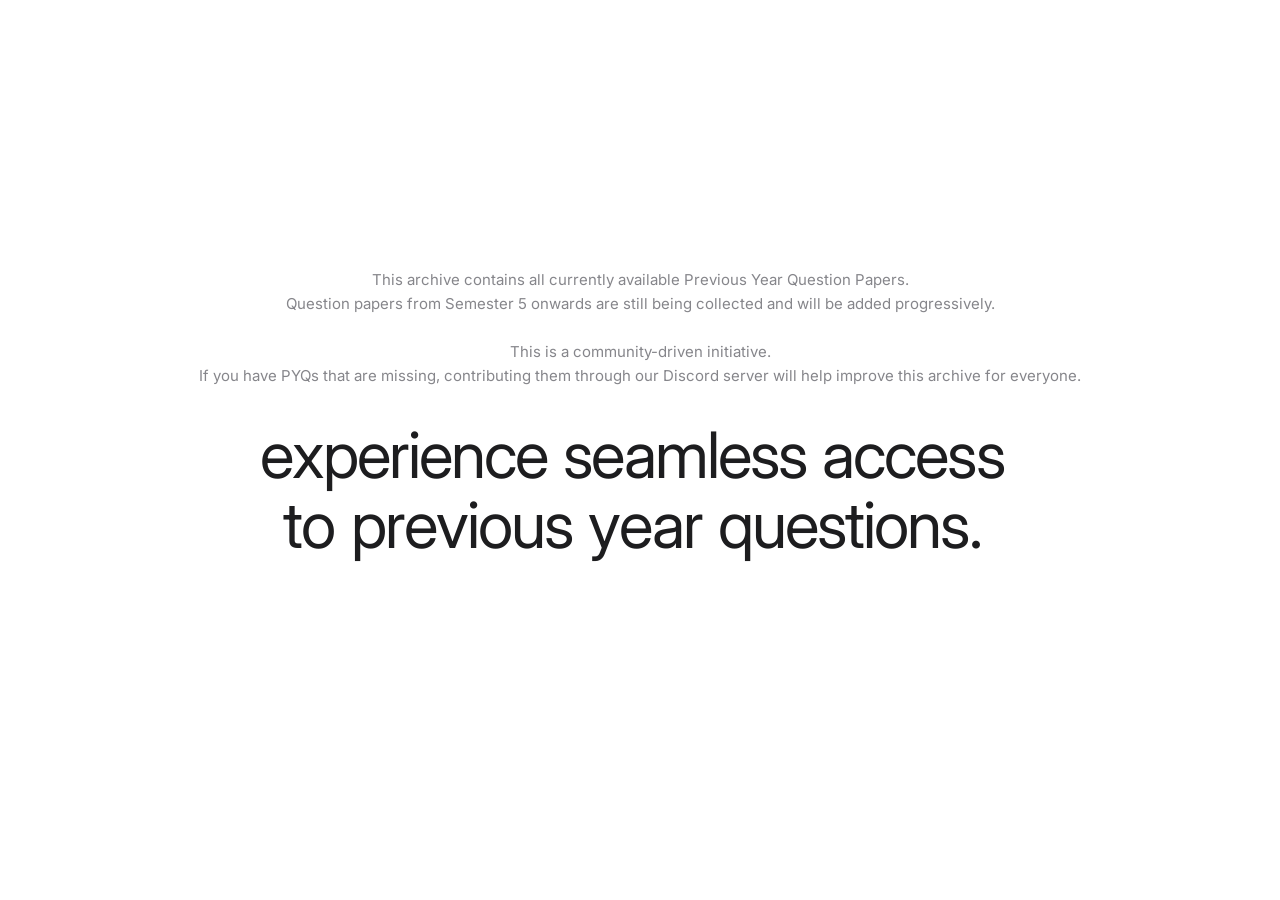
<file: index.html>
<!doctype html>
<html lang="en">

<head>
  <meta charset="UTF-8" />
  <meta name="viewport" content="width=device-width, initial-scale=1.0" />
  <title>College PYQs</title>
  <link rel="stylesheet" href="styles.css" />
  <link rel="preconnect" href="https://fonts.googleapis.com" />
  <link href="https://fonts.googleapis.com/css2?family=Inter:wght@400;500;600;700&display=swap" rel="stylesheet" />
  <script>
    if (sessionStorage.getItem('splashShown')) {
      document.documentElement.classList.add('no-splash');
    }
  </script>
</head>

<body>


  <!-- Splash Screen -->
  <div id="splash" class="splash-screen">
    <div class="splash-content">
      <div id="splashBrand" class="splash-brand hidden">pyqs by pa</div>
      <div id="notice-typewriter" class="splash-notice"></div>
      <h1 class="splash-tagline" id="typewriter"></h1>
      <div class="splash-actions">
        <button id="launchBtn" class="launch-button hidden">
          Study
          <svg class="arrow-icon" viewBox="0 0 24 24" fill="none" stroke="currentColor" stroke-width="2">
            <path d="M5 12h14M12 5l7 7-7 7" />
          </svg>
        </button>
      </div>
    </div>
  </div>

  <div id="app-container" class="site-container hidden">
    <header class="hero-header">
      <div class="brand-container">
        <div class="college-stack">
          <p class="college-name">Indian Institute of Information Technology Sri City, Chittoor</p>
          <p class="college-name native">भारतीय सूचना प्रौद्योगिकी संस्थान श्री सिटी, चित्तूर</p>
          <p class="college-tagline">(An Institute of National Importance under an Act of Parliament)</p>
        </div>
        <div class="header-controls">
          <div id="header-clock" class="digital-clock"></div>
          <a href="calculator.html" class="calculator-link" title="SGPA Calculator">
            <svg class="calc-icon" viewBox="0 0 24 24" fill="none" stroke="currentColor" stroke-width="2">
              <rect x="4" y="2" width="16" height="20" rx="2" ry="2"></rect>
              <line x1="8" y1="6" x2="16" y2="6"></line>
              <line x1="16" y1="14" x2="16" y2="18"></line>
              <path d="M16 10h.01"></path>
              <path d="M12 10h.01"></path>
              <path d="M8 10h.01"></path>
              <path d="M12 14h.01"></path>
              <path d="M8 14h.01"></path>
              <path d="M12 18h.01"></path>
              <path d="M8 18h.01"></path>
            </svg>
          </a>
          <button id="themeToggle" class="theme-toggle" aria-label="Toggle dark mode">
            <svg class="sun-icon" viewBox="0 0 24 24" fill="none" stroke="currentColor" stroke-width="2">
              <circle cx="12" cy="12" r="5" />
              <path
                d="M12 1v2M12 21v2M4.22 4.22l1.42 1.42M18.36 18.36l1.42 1.42M1 12h2M21 12h2M4.22 19.78l1.42-1.42M18.36 5.64l1.42-1.42" />
            </svg>
            <svg class="moon-icon" viewBox="0 0 24 24" fill="none" stroke="currentColor" stroke-width="2">
              <path d="M21 12.79A9 9 0 1 1 11.21 3 7 7 0 0 0 21 12.79z" />
            </svg>
          </button>
        </div>
      </div>
    </header>

    <main>
      <section class="hero">
        <div class="hero-layout">
          <div class="hero-copy">
            <h1>
              ACADEMIC<br>ARCHIVES
              <span class="accent">Past Paper Collection</span>
            </h1>
            <p class="subtext">
              Browse semester-wise papers and open PDFs instantly.
            </p>
          </div>
          <div id="calendar-container" class="calendar-wrapper"></div>
        </div>
        <div class="hero-actions">
          <button class="cta" type="button" id="heroBrowse">SGPA Calculator</button>
          <a href="examschedule.pdf" target="_blank" class="cta secondary" id="viewSchedule">View Schedule</a>
        </div>
      </section>

      <section id="browse" class="browse">
        <div class="section-header">
          <div>
            <h2>Pick your semester.</h2>
          </div>
          <div class="filters">
            <div class="filter">
              <label for="semester">Semester</label>
              <select id="semester">
              </select>
            </div>
            <div class="filter">
              <label for="search">Search</label>
              <input id="search" type="search" placeholder="Subject or code" />
            </div>
          </div>
        </div>
        <div class="pyq-grid" id="pyqGrid"></div>
      </section>
    </main>

    <footer class="footer">
      <p>This website is not officially affiliated with IIIT Sri City and is maintained as a personal initiative. If you
        find it helpful, optional donations are welcome to support maintenance and future updates.</p>
      <div class="footer-actions">
        <a href="https://docs.google.com/forms/d/17HqbLayU2L9KxYmEOpTQJJ0nKTYJ__NhVaVZ29-65Zc/edit" target="_blank"
          rel="noopener noreferrer" class="submit-pyq-button">
          <svg width="20" height="20" viewBox="0 0 24 24" fill="none" stroke="currentColor" stroke-width="2"
            stroke-linecap="round" stroke-linejoin="round">
            <path d="M14 2H6a2 2 0 0 0-2 2v16a2 2 0 0 0 2 2h12a2 2 0 0 0 2-2V8z"></path>
            <polyline points="14 2 14 8 20 8"></polyline>
            <line x1="12" y1="18" x2="12" y2="12"></line>
            <line x1="9" y1="15" x2="15" y2="15"></line>
          </svg>
          Submit PYQ
        </a>
        <a href="https://razorpay.me/@pyqsbypa" target="_blank" rel="noopener noreferrer" class="contribute-button">
          <svg width="20" height="20" viewBox="0 0 24 24" fill="none" stroke="currentColor" stroke-width="2"
            stroke-linecap="round" stroke-linejoin="round">
            <path
              d="M20.84 4.61a5.5 5.5 0 0 0-7.78 0L12 5.67l-1.06-1.06a5.5 5.5 0 0 0-7.78 7.78l1.06 1.06L12 21.23l7.78-7.78 1.06-1.06a5.5 5.5 0 0 0 0-7.78z">
            </path>
          </svg>
          Contribute
        </a>
      </div>

      <div class="recent-submissions">
        <h3 class="submissions-title">Recent Submissions</h3>
        <div class="submissions-list" id="recentSubmissionsList">
          <!-- Dynamically populated from app.js -->
        </div>
      </div>

      <div class="footer-bottom">
        <div class="visitor-stats" id="visitorStats" style="opacity: 0;">
          <span class="visitor-stat">
            <span class="visitor-text">Total Visits Today: <strong id="todayCount">—</strong></span>
          </span>
          <span class="visitor-stat-separator">•</span>
          <span class="visitor-stat">
            <span class="visitor-text">Total Visits All Time: <strong id="alltimeCount">—</strong></span>
          </span>
        </div>
      </div>
    </footer>

  </div>
  <script src="app.js"></script>
</body>

</html>
</file>
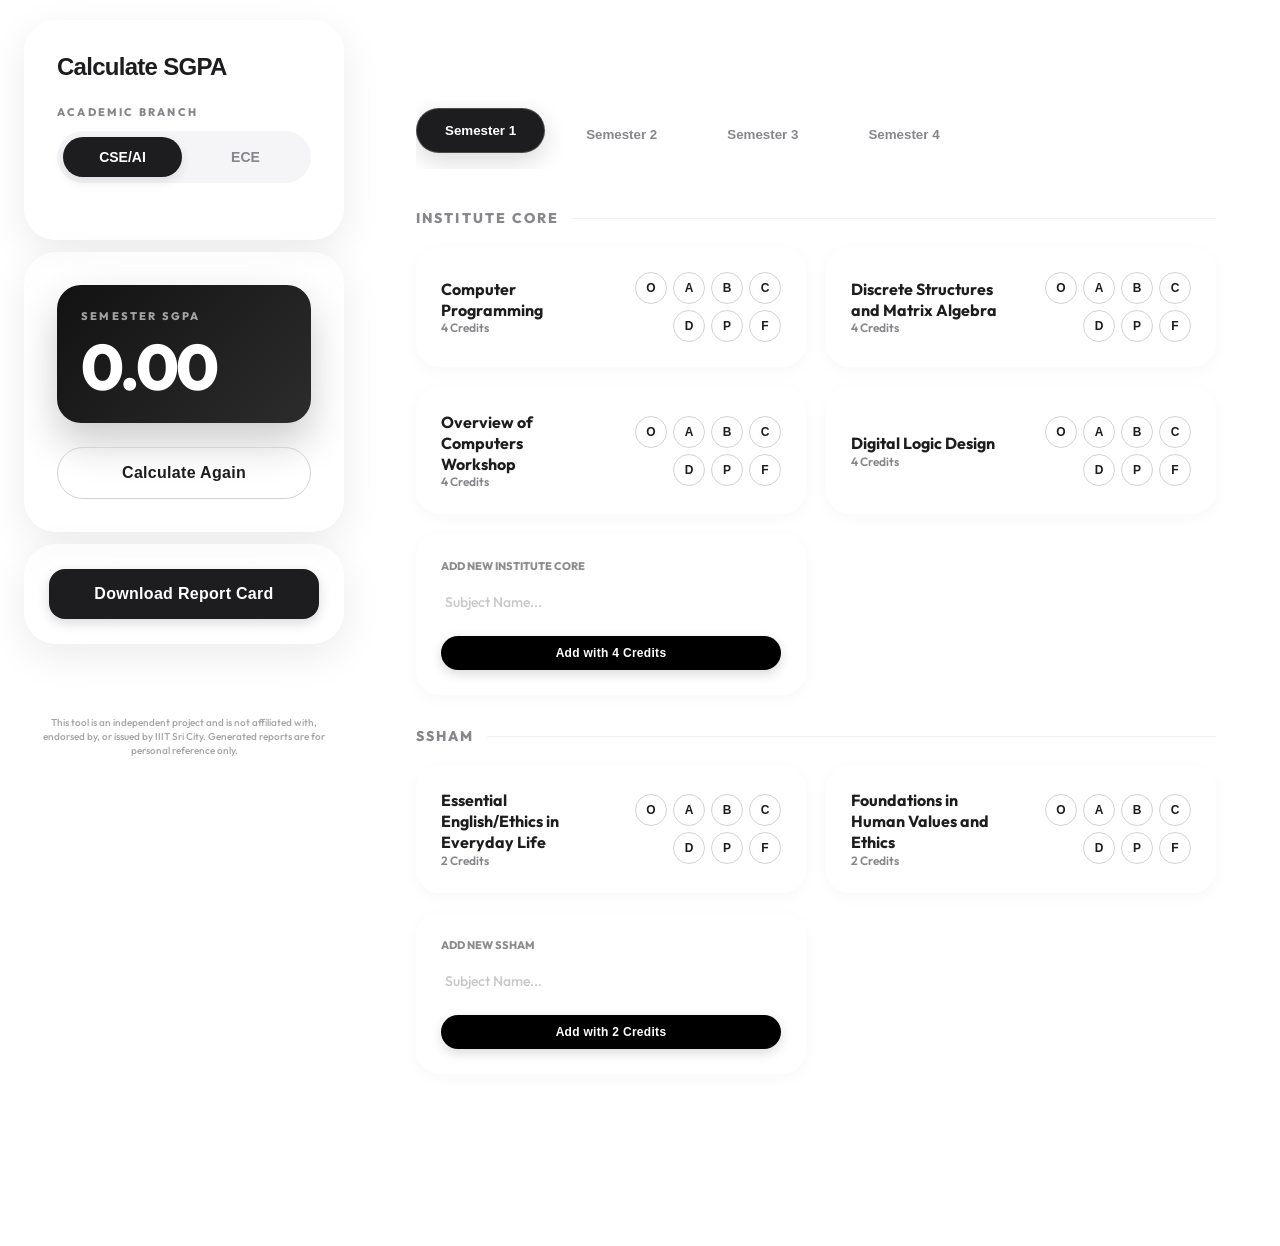
<file: calculator.html>
<!doctype html>
<html lang="en">

<head>
  <meta charset="UTF-8" />
  <meta name="viewport" content="width=device-width, initial-scale=1.0" />
  <title>SGPA CALCULATOR</title>
  <link rel="stylesheet" href="styles.css" />
  <link rel="preconnect" href="https://fonts.googleapis.com" />
  <link href="https://fonts.googleapis.com/css2?family=Outfit:wght@300;400;500;600;700;800&display=swap"
    rel="stylesheet" />
  <style>
    :root {
      --primary-accent: #000;
      --glass-bg: rgba(255, 255, 255, 0.4);
      --glass-border: rgba(255, 255, 255, 0.2);
      --card-radius: 32px;
      --fluid-ease: cubic-bezier(0.16, 1, 0.3, 1);
    }

    body.dark-mode {
      --primary-accent: #fff;
      --glass-bg: rgba(10, 10, 10, 0.4);
      --glass-border: rgba(255, 255, 255, 0.05);
    }

    body {
      font-family: 'Outfit', sans-serif;
      margin: 0;
      min-height: 100vh;
      background: var(--bg);
      color: var(--text);
      transition: background 0.5s ease;
    }

    /* Ambient Background blobs */
    .ambient-blobs {
      position: fixed;
      inset: 0;
      z-index: -1;
      overflow: hidden;
      pointer-events: none;
      display: none;
    }

    body.dark-mode .ambient-blobs {
      display: block;
    }

    .blob {
      position: absolute;
      width: 600px;
      height: 600px;
      border-radius: 50%;
      filter: blur(120px);
      opacity: 0.15;
      animation: float 20s infinite alternate;
    }

    .blob-1 {
      background: #000;
      top: -200px;
      right: -100px;
    }

    .blob-2 {
      background: #555;
      bottom: -200px;
      left: -100px;
      animation-delay: -5s;
    }

    body.dark-mode .blob-1 {
      background: #fff;
    }

    body.dark-mode .blob-2 {
      background: #888;
    }

    @keyframes float {
      from {
        transform: translate(0, 0) rotate(0deg);
      }

      to {
        transform: translate(100px, 50px) rotate(30deg);
      }
    }


    .glass-card {
      background: var(--glass-bg);
      backdrop-filter: blur(40px) saturate(150%);
      border: 1px solid var(--glass-border);
      border-radius: var(--card-radius);
      padding: 32px;
      box-shadow: 0 12px 40px rgba(0, 0, 0, 0.08);
    }

    .brand-header {
      display: flex;
      align-items: center;
      gap: 16px;
      margin-bottom: 8px;
    }

    .brand-logo {
      width: 48px;
      height: 48px;
      background: var(--text);
      border-radius: 12px;
      display: flex;
      align-items: center;
      justify-content: center;
      color: var(--bg);
      font-weight: 800;
      font-size: 24px;
    }

    /* Branch Toggle */
    .branch-selector {
      display: grid;
      grid-template-columns: 1fr 1fr;
      background: var(--tag-bg);
      padding: 6px;
      border-radius: 999px;
      gap: 4px;
    }

    .branch-btn {
      padding: 12px;
      border-radius: 999px;
      border: none;
      background: transparent;
      color: var(--text-secondary);
      font-weight: 700;
      font-size: 14px;
      cursor: pointer;
      transition: all 0.4s var(--fluid-ease);
    }

    .branch-btn.active {
      background: var(--text);
      color: var(--bg);
      box-shadow: 0 4px 12px rgba(0, 0, 0, 0.1);
    }

    /* Results Dashboard */
    .result-stack {
      display: flex;
      flex-direction: column;
      gap: 16px;
    }

    .stat-card {
      padding: 24px;
      border-radius: 24px;
      background: var(--tag-bg);
      border: 1px solid var(--glass-border);
    }

    .stat-card.highlight {
      background: linear-gradient(135deg, #121212 0%, #2c2c2c 100%);
      border: none;
      box-shadow: 0 20px 40px rgba(0, 0, 0, 0.2);
      position: relative;
      overflow: hidden;
    }

    body.dark-mode .stat-card.highlight {
      background: linear-gradient(135deg, #f5f5f7 0%, #d2d2d7 100%);
    }

    .stat-card.highlight .stat-label {
      color: #ffffff;
      opacity: 0.6;
    }

    .stat-card.highlight .stat-value {
      color: #ffffff;
    }

    body.dark-mode .stat-card.highlight .stat-label {
      color: #000000;
      opacity: 0.5;
    }

    body.dark-mode .stat-card.highlight .stat-value {
      color: #000000;
    }

    .stat-label {
      font-size: 11px;
      font-weight: 800;
      text-transform: uppercase;
      letter-spacing: 0.2em;
      margin-bottom: 12px;
      display: block;
    }

    .stat-value {
      font-size: 64px;
      font-weight: 800;
      letter-spacing: -0.04em;
      line-height: 1;
    }

    /* Main Content Styling */
    .content-panel {
      display: flex;
      flex-direction: column;
      gap: 40px;
    }

    .semester-nav {
      display: flex;
      gap: 12px;
      padding: 12px 0;
      overflow-x: auto;
      scrollbar-width: none;
      -ms-overflow-style: none;
    }

    .semester-nav::-webkit-scrollbar {
      display: none;
    }

    .sem-tab {
      padding: 14px 28px;
      background: var(--glass-bg);
      border: 1px solid var(--glass-border);
      border-radius: 999px;
      font-weight: 700;
      white-space: nowrap;
      cursor: pointer;
      transition: all 0.4s var(--fluid-ease);
      color: var(--text-secondary);
      user-select: none;
    }

    .sem-tab.active {
      background: var(--text);
      color: var(--bg);
      transform: translateY(-4px);
      box-shadow: 0 8px 24px rgba(0, 0, 0, 0.15);
    }

    .category-group {
      margin-bottom: 32px;
      animation: slide-up 0.6s var(--fluid-ease) both;
    }

    @keyframes slide-up {
      from {
        opacity: 0;
        transform: translateY(20px);
      }

      to {
        opacity: 1;
        transform: translateY(0);
      }
    }

    .category-title {
      font-size: 14px;
      font-weight: 800;
      text-transform: uppercase;
      letter-spacing: 0.15em;
      color: var(--text-secondary);
      margin-bottom: 20px;
      display: flex;
      align-items: center;
      gap: 12px;
    }

    .category-title::after {
      content: '';
      flex: 1;
      height: 1px;
      background: var(--border);
      opacity: 0.3;
    }

    .subject-grid {
      display: grid;
      grid-template-columns: repeat(auto-fill, minmax(350px, 1fr));
      gap: 20px;
    }

    .subject-card {
      background: var(--glass-bg);
      border: 1px solid var(--glass-border);
      border-radius: 24px;
      padding: 24px;
      display: flex;
      justify-content: space-between;
      align-items: center;
      transition: all 0.3s var(--fluid-ease);
      box-shadow: 0 4px 16px rgba(0, 0, 0, 0.03);
    }



    .sub-info h4 {
      font-size: 16px;
      font-weight: 700;
      margin-bottom: 4px;
    }

    .sub-info p {
      font-size: 12px;
      color: var(--text-secondary);
      font-weight: 600;
    }

    .grade-btn-group {
      display: flex;
      flex-wrap: wrap;
      gap: 6px;
      max-width: 160px;
      justify-content: flex-end;
    }

    .grade-circle {
      width: 32px;
      height: 32px;
      border-radius: 50%;
      border: 1.5px solid var(--border);
      display: flex;
      align-items: center;
      justify-content: center;
      font-size: 12px;
      font-weight: 800;
      cursor: pointer;
      transition: all 0.2s ease;
      background: transparent;
      color: var(--text);
    }

    .grade-circle:hover {
      background: var(--tag-bg);
    }

    .grade-circle.selected {
      background: var(--text);
      color: var(--bg);
      border-color: var(--text);
    }

    /* Custom Course Styles */
    .subject-card.completed {
      border-color: var(--text) !important;
    }

    .tick-mark {
      width: 18px;
      height: 18px;
      background: var(--text);
      color: var(--bg);
      border-radius: 50%;
      display: flex;
      align-items: center;
      justify-content: center;
      opacity: 0;
      transform: scale(0.5);
      transition: all 0.3s cubic-bezier(0.34, 1.56, 0.64, 1);
    }

    .subject-card.completed .tick-mark {
      opacity: 1;
      transform: scale(1);
    }

    .add-course-card {
      background: var(--glass-bg) !important;
      border: 1px solid var(--glass-border) !important;
      padding: 24px !important;
      transition: all 0.3s var(--fluid-ease);
    }

    .add-course-card:hover {
      border-color: var(--text) !important;
      background: var(--bg) !important;
      transform: translateY(-4px);
    }

    .add-input {
      background: transparent;
      border: none;
      border-bottom: 1px solid var(--glass-border);
      color: var(--text);
      padding: 8px 4px;
      font-family: inherit;
      outline: none;
      font-size: 14px;
      font-weight: 600;
      width: 100%;
      transition: border-color 0.3s ease;
    }

    .add-input:focus {
      border-color: var(--text);
    }

    .add-input::placeholder {
      opacity: 0.4;
      font-weight: 500;
    }

    .branch-card { grid-area: branch; }
    .result-card { grid-area: result; }
    .download-card { grid-area: down; }
    .content-panel { grid-area: main; }

    /* Desktop Grid Layout */
    .dashboard {
      max-width: 1300px;
      margin: 0 auto;
      padding: 20px 24px;
      display: grid;
      grid-template-columns: 320px 1fr;
      grid-template-areas: 
        "side main";
      gap: 32px;
      min-height: 100vh;
    }

    .side-panel {
      grid-area: side;
      display: flex;
      flex-direction: column;
      gap: 12px;
      position: sticky;
      top: 16px;
      height: fit-content;
    }

    @media (max-width: 1100px) {
      .dashboard {
        display: flex;
        flex-direction: column;
        padding: 4px 8px;
        gap: 0px !important;
      }
      .side-panel {
        display: contents;
      }
      .branch-card {
        order: 1;
        text-align: center;
      }
      .brand-header {
        justify-content: center;
      }
      .content-panel {
        order: 2;
        gap: 24px !important;
        margin-bottom: 0px !important;
        padding-bottom: 0px !important;
      }
      .category-group {
        margin-bottom: 0px !important;
        padding-bottom: 0px !important;
      }
      .result-card {
        order: 3;
        margin-top: 0px !important;
        text-align: center;
      }
      .stat-card.highlight {
        display: flex;
        flex-direction: column;
        align-items: center;
        justify-content: center;
      }
      .download-card {
        display: none;
      }
      .side-panel > p {
        order: 5;
      }
      .visitor-stats-container {
        order: 4;
      }
      .stat-value {
        font-size: 44px;
        margin-top: 4px;
      }
      .glass-card {
        padding: 16px 12px !important;
      }
      .subject-grid {
        gap: 8px;
      }
    }

    @media (max-width: 600px) {
      .subject-card {
        flex-direction: column;
        align-items: flex-start;
        gap: 16px;
      }

      .grade-btn-group {
        width: 100%;
        max-width: 100%;
        justify-content: flex-start;
      }

      .glass-card {
        padding: 24px 20px;
      }

      .sem-tab {
        padding: 10px 20px;
        font-size: 13px;
      }

      .category-title {
        font-size: 12px;
        justify-content: center;
        text-align: center;
      }
      .category-title::after {
        display: none;
      }
      .stat-value {
        font-size: 40px;
      }
    }
  </style>
</head>

<body>
  <div class="ambient-blobs">
    <div class="blob blob-1"></div>
    <div class="blob blob-2"></div>
  </div>

  <div class="dashboard">
    <aside class="side-panel">
      <!-- Card 1: Branch Selection (Top on Mobile) -->
      <div class="glass-card branch-card">
        <div class="brand-header">
          <h2 style="font-family: 'SF Pro Display', -apple-system, BlinkMacSystemFont, 'Inter', sans-serif; font-size: 24px; font-weight: 800; letter-spacing: -0.03em;">Calculate SGPA</h2>
        </div>
        <div style="margin: 24px 0;">
          <label class="stat-label">Academic Branch</label>
          <div class="branch-selector" id="branchSelector">
            <button class="branch-btn active" onclick="switchBranch('CSE')">CSE/AI</button>
            <button class="branch-btn" onclick="switchBranch('ECE')">ECE</button>
          </div>
        </div>
      </div>

      <!-- Card 2: SGPA Results (End of page on Mobile) -->
      <div class="glass-card result-card">
        <div class="result-stack">
          <div class="stat-card highlight">
            <label class="stat-label">Semester SGPA</label>
            <div class="stat-value" id="currentSGPA">0.00</div>
          </div>
        </div>
        <div style="margin-top: 24px; display: flex; flex-direction: column; gap: 12px;">
          <button class="cta secondary" onclick="resetGrades()" style="width: 100%; padding: 16px;">Calculate Again</button>
        </div>
      </div>

      <!-- Card 3: Download Report Card (End of page on Mobile) -->
      <div class="glass-card download-card" style="padding: 24px;">
        <button class="cta" onclick="downloadReport()" style="width: 100%; border-radius: 16px; height: 50px; background: var(--text); color: var(--bg); font-weight: 800;">Download Report Card</button>
      </div>

      <div class="visitor-stats-container" style="display: flex; justify-content: center; margin-top: 16px;">
        <div class="visitor-stats" id="visitorStats" style="opacity: 0;">
          <span class="visitor-stat">
            <span class="visitor-text">Total Visits Today: <strong id="todayCount">—</strong></span>
          </span>
          <span class="visitor-stat-separator">•</span>
          <span class="visitor-stat">
            <span class="visitor-text">Total Visits All Time: <strong id="alltimeCount">—</strong></span>
          </span>
        </div>
      </div>

      <p style="font-size: 10px; opacity: 0.4; text-align: center; font-weight: 500; line-height: 1.4; padding: 0 10px; margin-top: 32px; margin-bottom: 24px;">
        This tool is an independent project and is not affiliated with, endorsed by, or issued by IIIT Sri City. Generated reports are for personal reference only.
      </p>
    </aside>

    <main class="content-panel">
      <nav class="semester-nav" id="semNav">
        <!-- Semesters 1-4 -->
      </nav>

      <div id="subjectsContainer">
        <!-- Subjects by category -->
      </div>
    </main>
  </div>

  <script>
    const CURRICULUM = {
      CSE: {
        1: {
          "Institute Core": [
            { code: "ICS101", name: "Computer Programming", credits: 4 },
            { code: "IMA101", name: "Discrete Structures and Matrix Algebra", credits: 4 },
            { code: "IEC101", name: "Overview of Computers Workshop", credits: 4 },
            { code: "IEC102", name: "Digital Logic Design", credits: 4 }],
          "SSHAM": [
            { code: "ISK101", name: "Essential English/Ethics in Everyday Life", credits: 2 },
            { code: "SSH001", name: "Foundations in Human Values and Ethics", credits: 2 }]
        },
        2: {
          "Institute Core": [
            { code: "IMA102", name: "Probability and Statistics", credits: 4 },
            { code: "ICS201", name: "Data Structures and Algorithms", credits: 4 },
            { code: "IEC204", name: "Signals and Systems", credits: 4 }],
          "Program Core": [
            { code: "ICS103", name: "Computer Architecture", credits: 4 }],
          "SSHAM": [
            { code: "ISK102", name: "Operational Communication", credits: 2 },
            { code: "SSH-EEL", name: "Ethics in Everyday Life/ AIV", credits: 2 }]
        },
        3: {
          "Institute Core": [
            { code: "IMA103", name: "Real Analysis, Numerical Analysis and Calculus", credits: 4 },
            { code: "ICS102", name: "Object Oriented Programming", credits: 4 }],
          "Program Core": [
            { code: "ICS202", name: "Advanced Data Structures and Algorithms", credits: 4 },
            { code: "ICS203", name: "Operating Systems", credits: 4 },
            { code: "ICS204", name: "Database Management Systems", credits: 4 }],
          "SSHAM": [
            { code: "ISK201", name: "Professional Communication", credits: 2 }]
        },
        4: {
          "Institute Core": [
            { code: "IEC255", name: "Computer and Communication Networks", credits: 4 }],
          "Program Core": [
            { code: "ICS301", name: "Fundamentals of Full Stack Development", credits: 4 },
            { code: "ICS400", name: "Theory of Computation", credits: 4 },
            { code: "ICS341", name: "Artificial Intelligence", credits: 4 }],
          "SSHAM": [
            { code: "ISK202", name: "Advanced Communication Skills", credits: 2 },
            { code: "QIC101", name: "Quantum Information & Computing", credits: 2 }]
        }
      },
      ECE: {
        1: {
          "Institute Core": [
            { code: "ICS101", name: "Computer Programming", credits: 4 },
            { code: "IMA101", name: "Discrete Structures and Matrix Algebra", credits: 4 },
            { code: "IEC101", name: "Overview of Computers Workshop", credits: 4 },
            { code: "IEC102", name: "Digital Logic Design", credits: 4 }],
          "SSHAM": [
            { code: "ISK101", name: "Essential English/Ethics in Everyday Life", credits: 2 },
            { code: "SSH001", name: "Foundations in Human Values and Ethics", credits: 2 }]
        },
        2: {
          "Institute Core": [
            { code: "IMA102", name: "Probability and Statistics", credits: 4 },
            { code: "ICS201", name: "Data Structures and Algorithms", credits: 4 },
            { code: "IEC204", name: "Signals and Systems", credits: 4 }],
          "Program Core": [
            { code: "IEC103", name: "Basic Electronics Circuits", credits: 4 }],
          "SSHAM": [
            { code: "ISK102", name: "Operational Communication", credits: 2 },
            { code: "SSH-EEL", name: "Ethics in Everyday Life/ AIV", credits: 2 }]
        },
        3: {
          "Institute Core": [
            { code: "IMA200", name: "Real Analysis, Numerical Analysis and Calculus", credits: 4 },
            { code: "ICS102", name: "Object Oriented Programming", credits: 4 }],
          "Program Core": [
            { code: "IEC330", name: "Control Systems", credits: 4 },
            { code: "IEC111", name: "Circuit and Network Analysis", credits: 4 },
            { code: "IEC201", name: "Embedded Systems", credits: 4 }],
          "SSHAM": [
            { code: "ISK201", name: "Professional Communication", credits: 2 }]
        },
        4: {
          "Institute Core": [
            { code: "IEC255", name: "Computer and Communication Networks", credits: 4 }],
          "Program Core": [
            { code: "IEC400", name: "Fundamentals of Communication", credits: 4 },
            { code: "ICS400", name: "Theory of Computation", credits: 4 },
            { code: "IEC202", name: "Analog Circuits", credits: 4 },
            { code: "IEC301", name: "Electromagnetics and Transmission Lines", credits: 4 }],
          "SSHAM": [
            { code: "ISK202", name: "Advanced Communication Skills", credits: 2 },
            { code: "QIC101", name: "Quantum Information & Computing", credits: 2 }]
        }
      }
    };

    const GRADES = { O: 10, A: 9, B: 8, C: 7, D: 6, P: 5, F: 0 };

    let state = {
      branch: 'CSE',
      semester: 1,
      grades: {}, // Format: { "CSE|1|ICS101": "O", ... }
      custom: [] // Format: [{ branch, semester, category, name, credits, grade }]
    };

    // Load from local storage
    const saved = localStorage.getItem('gradeboard_state');
    if (saved) {
      const parsed = JSON.parse(saved);
      // Migrate old state if needed (old state didn't have custom)
      state = { ...state, ...parsed };
      if (!state.custom) state.custom = [];
    }

    function init() {
      renderSemNav();
      renderSubjects();
      updateResults();
      initTheme();
    }

    function switchBranch(b) {
      state.branch = b;
      document.querySelectorAll('.branch-btn').forEach(btn => {
        btn.classList.toggle('active', btn.getAttribute('onclick').includes(`'${b}'`));
      });
      renderSubjects();
      updateResults();
      save();
    }

    function switchSem(s) {
      state.semester = s;
      document.querySelectorAll('.sem-tab').forEach(tab => {
        tab.classList.toggle('active', tab.textContent.includes(s));
      });
      renderSubjects();
      updateResults();
      save();
    }

    function renderSemNav() {
      const nav = document.getElementById('semNav');
      nav.innerHTML = [1, 2, 3, 4].map(s =>
        `<button class="sem-tab ${state.semester === s ? 'active' : ''}" onclick="switchSem(${s})">Semester ${s}</button>`
      ).join('');
    }

    function renderSubjects() {
      const container = document.getElementById('subjectsContainer');
      const data = CURRICULUM[state.branch][state.semester];
      container.innerHTML = '';

      Object.entries(data).forEach(([cat, subs]) => {
        const section = document.createElement('div');
        section.className = 'category-group';
        section.innerHTML = `<h3 class="category-title">${cat}</h3>`;

        const grid = document.createElement('div');
        grid.className = 'subject-grid';

        // Render Fixed Subjects
        subs.forEach(sub => {
          const key = `${state.branch}|${state.semester}|${sub.code}`;
          const currentGrade = state.grades[key] || '';
          const card = createSubjectCard(sub.name, sub.code, sub.credits, key, currentGrade);
          grid.appendChild(card);
        });

        // Render Custom Subjects for this category
        state.custom.filter(c => c.branch === state.branch && c.semester === state.semester && c.category === cat)
          .forEach((c, idx) => {
            const card = createSubjectCard(c.name, 'Custom', c.credits, `custom-${cat}-${idx}`, c.grade, true, idx, cat);
            grid.appendChild(card);
          });

        // Render "Add Course" Card
        const addCard = document.createElement('div');
        addCard.className = 'subject-card add-course-card';
        const defaultCr = (cat === 'SSHAM') ? 2 : 4;
        addCard.innerHTML = `
          <div style="width: 100%; display: flex; flex-direction: column; gap: 8px;">
            <p style="font-size: 11px; font-weight: 800; text-transform: uppercase; opacity: 0.5; margin-bottom: 4px;">Add New ${cat}</p>
            <input type="text" placeholder="Subject Name..." class="add-input" id="new-name-${cat}">
            <button class="cta" onclick="addCustomCourse('${cat}', ${defaultCr})" style="padding: 10px 16px; font-size: 12px; margin-top: 8px;">Add with ${defaultCr} Credits</button>
          </div>
        `;
        grid.appendChild(addCard);

        section.appendChild(grid);
        container.appendChild(section);
      });
    }

    function createSubjectCard(name, code, credits, key, currentGrade, isCustom = false, idx = -1, cat = '') {
      const card = document.createElement('div');
      card.className = `subject-card ${currentGrade ? 'completed' : ''}`;
      card.innerHTML = `
        <div class="sub-info">
          <div style="display: flex; align-items: center; justify-content: space-between; gap: 10px;">
            <div style="display: flex; align-items: center; gap: 10px; flex: 1;">
              <h4 style="margin: 0; font-size: 16px; font-weight: 700; line-height: 1.3;">${name}</h4>
              ${isCustom ? `<button onclick="removeCustomCourse('${cat}', ${idx})" style="background: none; border: none; color: #ff3b30; cursor: pointer; padding: 0; display: flex; opacity: 0.6;"><svg width="14" height="14" viewBox="0 0 24 24" fill="none" stroke="currentColor" stroke-width="2.5"><path d="M18 6L6 18M6 6l12 12"/></svg></button>` : ''}
            </div>
            <div class="tick-mark">
              <svg width="10" height="10" viewBox="0 0 24 24" fill="none" stroke="currentColor" stroke-width="4">
                <path d="M20 6L9 17L4 12" stroke-linecap="round" stroke-linejoin="round"/>
              </svg>
            </div>
          </div>
          <p>${credits} Credits</p>
        </div>
        <div class="grade-btn-group">
          ${Object.keys(GRADES).map(g => `
            <button class="grade-circle ${currentGrade === g ? 'selected' : ''}" 
                    onclick="${isCustom ? `setCustomGrade(${idx}, '${cat}', '${g}')` : `setGrade('${key}', '${g}')`}">${g}</button>
          `).join('')}
        </div>
      `;
      return card;
    }

    function addCustomCourse(cat, credits) {
      const nameInput = document.getElementById(`new-name-${cat}`);
      const name = nameInput.value.trim();

      if (name) {
        state.custom.push({
          branch: state.branch,
          semester: state.semester,
          category: cat,
          name: name,
          credits: credits,
          grade: ''
        });
        renderSubjects();
        updateResults();
        save();
      }
    }

    function removeCustomCourse(cat, idx) {
      // Find the actual index in global state.custom array
      const globalIdx = state.custom.findIndex((c, i) =>
        c.branch === state.branch && c.semester === state.semester && c.category === cat &&
        state.custom.filter((_, j) => j < i && state.custom[j].branch === state.branch && state.custom[j].semester === state.semester && state.custom[j].category === cat).length === idx
      );

      if (globalIdx !== -1) {
        state.custom.splice(globalIdx, 1);
        renderSubjects();
        updateResults();
        save();
      }
    }

    function setGrade(key, grade) {
      if (state.grades[key] === grade) {
        delete state.grades[key];
      } else {
        state.grades[key] = grade;
      }
      renderSubjects();
      updateResults();
      save();
    }

    function setCustomGrade(idx, cat, grade) {
      // Find the actual element in global state.custom
      const items = state.custom.filter(c => c.branch === state.branch && c.semester === state.semester && c.category === cat);
      const target = items[idx];
      if (target) {
        target.grade = (target.grade === grade) ? '' : grade;
        renderSubjects();
        updateResults();
        save();
      }
    }

    function updateResults() {
      let semPoints = 0, semCredits = 0;

      // Fixed Subjects
      const semData = CURRICULUM[state.branch][state.semester];
      Object.values(semData).flat().forEach(sub => {
        const key = `${state.branch}|${state.semester}|${sub.code}`;
        const grade = state.grades[key];
        if (grade) {
          semCredits += sub.credits;
          semPoints += (GRADES[grade] * sub.credits);
        }
      });

      // Custom Subjects
      state.custom.filter(c => c.branch === state.branch && c.semester === state.semester)
        .forEach(c => {
          if (c.grade) {
            semCredits += c.credits;
            semPoints += (GRADES[c.grade] * c.credits);
          }
        });

      const sgpa = semCredits > 0 ? (semPoints / semCredits).toFixed(2) : "0.00";
      document.getElementById('currentSGPA').textContent = sgpa;
    }

    function resetGrades() {
      const prefix = `${state.branch}|${state.semester}|`;
      Object.keys(state.grades).forEach(key => {
        if (key.startsWith(prefix)) delete state.grades[key];
      });
      // Clear custom grades for this sem
      state.custom.filter(c => c.branch === state.branch && c.semester === state.semester)
        .forEach(c => c.grade = '');

      renderSubjects();
      updateResults();
      save();
      document.activeElement.blur();
      window.scrollTo({ top: 0, behavior: 'smooth' });
    }

    function save() {
      localStorage.setItem('gradeboard_state', JSON.stringify(state));
    }

    function downloadReport() {
      const userName = prompt("Please enter your name for the report card:", "") || "Student Name";
      if (userName === null) return; // User pressed cancel

      const semData = CURRICULUM[state.branch][state.semester];
      let semPoints = 0, semCredits = 0;
      const tableRows = [];
      Object.entries(semData).forEach(([cat, subs]) => {
        subs.forEach(sub => {
          const key = `${state.branch}|${state.semester}|${sub.code}`;
          const grade = state.grades[key];
          if (grade) {
            semCredits += sub.credits;
            semPoints += (GRADES[grade] * sub.credits);
            tableRows.push(`
              <tr>
                <td style="padding: 12px; border: 1px solid #000;">${sub.name}</td>
                <td style="padding: 12px; border: 1px solid #000; text-align: center;">${cat.replace(' Core', '')}</td>
                <td style="padding: 12px; border: 1px solid #000; text-align: center;">${sub.credits}</td>
                <td style="padding: 12px; border: 1px solid #000; text-align: center; font-weight: 800;">${grade}</td>
              </tr>
            `);
          }
        });
      });

      // Add Custom subjects
      state.custom.filter(c => c.branch === state.branch && c.semester === state.semester)
        .forEach(c => {
          if (c.grade) {
            semCredits += c.credits;
            semPoints += (GRADES[c.grade] * c.credits);
            tableRows.push(`
              <tr>
                <td style="padding: 12px; border: 1px solid #000;">${c.name}</td>
                <td style="padding: 12px; border: 1px solid #000; text-align: center;">${c.category.replace(' Core', '')}</td>
                <td style="padding: 12px; border: 1px solid #000; text-align: center;">${c.credits}</td>
                <td style="padding: 12px; border: 1px solid #000; text-align: center; font-weight: 800;">${c.grade}</td>
              </tr>
            `);
          }
        });

      if (semCredits === 0) {
        alert("Please enter at least one grade for the current semester.");
        return;
      }

      const currentSGPA = (semPoints / semCredits).toFixed(2);
      const reportTitle = `${userName} - Semester ${state.semester} Report`;

      const printWindow = window.open('', '_blank');
      if (!printWindow) {
        alert("Please allow pop-ups to download the report.");
        return;
      }

      printWindow.document.write(`
        <html>
          <head>
            <title>${reportTitle}</title>
            <link href="https://fonts.googleapis.com/css2?family=Inter:wght@400;600;700;800&family=Playfair+Display:wght@700;900&display=swap" rel="stylesheet">
            <style>
              @page { margin: 15mm; size: A4; }
              body { margin: 0; padding: 40px; font-family: 'Inter', sans-serif; color: #000; }
              .header { border-bottom: 2px solid #000; padding-bottom: 20px; margin-bottom: 30px; text-align: center; }
              .title { font-family: 'Playfair Display', serif; font-size: 36px; font-weight: 900; letter-spacing: -0.04em; margin: 0; text-transform: uppercase; }
              .subtitle { font-size: 14px; font-weight: 700; opacity: 0.6; margin-top: 5px; }
              .meta { display: flex; justify-content: space-between; margin-bottom: 40px; }
              .meta b { width: 80px; display: inline-block; opacity: 0.6; font-size: 11px; text-transform: uppercase; }
              .meta p { margin: 4px 0; font-weight: 700; }
              table { width: 100%; border-collapse: collapse; margin-block: 30px; }
              th { text-align: center; padding: 12px; border: 1px solid #000; font-size: 11px; text-transform: uppercase; letter-spacing: 0.1em; background: #eee; }
              .score { margin-top: 50px; padding: 25px; background: #f8f8f8; border-radius: 12px; display: flex; justify-content: space-between; align-items: center; border: 1px solid #eee; }
              .score b { font-size: 20px; font-weight: 800; }
              .score span { font-size: 36px; font-weight: 800; }
            </style>
          </head>
          <body>
            <div class="header">
              <h1 class="title">Semester Report</h1>
              <div class="subtitle">Indian Institute of Information Technology, Sri City</div>
            </div>
            <div class="meta">
              <div>
                <p><b>NAME</b>: ${userName}</p>
                <p><b>BRANCH</b>: ${state.branch === 'CSE' ? 'CSE/AI' : 'ECE'}</p>
                <p><b>TERM</b>: SEMESTER ${state.semester}</p>
              </div>
              <div style="text-align: right;">
                <p><b>DATE</b>: ${new Date().toLocaleDateString()}</p>
              </div>
            </div>
            <table>
              <thead>
                <tr>
                  <th style="text-align: left;">Subject Name</th>
                  <th>Type</th>
                  <th>Credits</th>
                  <th>Grade</th>
                </tr>
              </thead>
              <tbody>${tableRows.join('')}</tbody>
            </table>
            <div class="score">
              <b>Semester SGPA</b>
              <span>${currentSGPA}</span>
            </div>
            <p style="margin-top: 40px; font-size: 10px; color: #999; text-align: center; line-height: 1.5;">
              DISCLAIMER: This report is generated by an independent student tool and is NOT an official transcript issued by IIIT Sri City. It is not affiliated with or endorsed by the institute.
            </p>
            <script>
              window.onload = () => {
                setTimeout(() => {
                  window.print();
                  window.onafterprint = () => window.close();
                }, 500);
              };
            <\/script>
          </body>
        </html>
      `);
      printWindow.document.close();
    }

    function initTheme() {
      const body = document.body;
      const savedTheme = localStorage.getItem('theme') || 'light';
      if (savedTheme === 'dark') body.classList.add('dark-mode');
    }

    async function initVisitorCounter() {
      const todayCountEl = document.getElementById('todayCount');
      const alltimeCountEl = document.getElementById('alltimeCount');
      const statsContainer = document.getElementById('visitorStats');
      if (!todayCountEl || !alltimeCountEl) return;

      const namespace = 'iiits-pyqs';
      const alltimeKey = 'alltime';
      
      const now = new Date();
      const year = now.getFullYear();
      const month = String(now.getMonth() + 1).padStart(2, '0');
      const date = String(now.getDate()).padStart(2, '0');
      const todayKey = `today_${year}_${month}_${date}`;

      const sessionVisitedKey = 'iiits-pyqs-visited-session';
      const hasVisited = sessionStorage.getItem(sessionVisitedKey);

      try {
        let todayCount = 0;
        let alltimeCount = 0;

        if (!hasVisited) {
          const [alltimeRes, todayRes] = await Promise.all([
            fetch(`https://api.counterapi.dev/v1/${namespace}/${alltimeKey}/up`).then(r => r.json()),
            fetch(`https://api.counterapi.dev/v1/${namespace}/${todayKey}/up`).then(r => r.json())
          ]);
          
          alltimeCount = alltimeRes.count || 0;
          todayCount = todayRes.count || 0;
          
          sessionStorage.setItem(sessionVisitedKey, 'true');
        } else {
          const [alltimeRes, todayRes] = await Promise.all([
            fetch(`https://api.counterapi.dev/v1/${namespace}/${alltimeKey}/`).then(r => r.json()),
            fetch(`https://api.counterapi.dev/v1/${namespace}/${todayKey}/`).then(r => r.json())
          ]);

          alltimeCount = alltimeRes.count || 0;
          todayCount = (todayRes && todayRes.count) ? todayRes.count : 0;
        }

        todayCountEl.textContent = Number(todayCount).toLocaleString();
        alltimeCountEl.textContent = Number(alltimeCount).toLocaleString();

        if (statsContainer) {
          statsContainer.style.opacity = '1';
        }
      } catch (err) {
        console.error('Error fetching visitor stats:', err);
        if (statsContainer) {
          statsContainer.style.display = 'none';
        }
      }
    }

    init();
    initVisitorCounter();
  </script>
</body>

</html>
</file>
<file: styles.css>
:root {
  color-scheme: light;
  scroll-behavior: smooth;
  --bg: #ffffff;
  --text: #1d1d1f;
  --text-secondary: #86868b;
  --accent: #000000;
  --accent-hover: #333333;
  --card-bg: #ffffff;
  --card-shadow: 0 4px 6px -1px rgba(0, 0, 0, 0.02), 0 2px 4px -1px rgba(0, 0, 0, 0.02);
  --card-shadow-hover: 0 20px 40px rgba(0, 0, 0, 0.08);
  --nav-bg: rgba(255, 255, 255, 0.85);
  --border: #d2d2d7;
  --radius-lg: 20px;
  --radius-md: 12px;
  --radius-sm: 8px;
  --font-main: "SF Pro Display", -apple-system, BlinkMacSystemFont, "Inter", "Segoe UI", Roboto, Oxygen, Ubuntu, Cantarell, "Open Sans", "Helvetica Neue", sans-serif;
  --tag-bg: #f5f5f7;
  --input-bg: #ffffff;
  --fluid-ease: cubic-bezier(0.16, 1, 0.3, 1);
}

body.dark-mode {
  color-scheme: dark;
  --bg: #000000;
  --text: #f5f5f7;
  --text-secondary: #a1a1a6;
  --accent: #ffffff;
  --accent-hover: #e8e8ed;
  --card-bg: #111111;
  --card-shadow: 0 4px 6px -1px rgba(0, 0, 0, 0.2);
  --card-shadow-hover: 0 20px 40px rgba(0, 0, 0, 0.4);
  --nav-bg: rgba(0, 0, 0, 0.85);
  --border: #333333;
  --tag-bg: #222222;
  --input-bg: #111111;
}

* {
  box-sizing: border-box;
  margin: 0;
  padding: 0;
}

body {
  font-family: var(--font-main);
  background: var(--bg);
  color: var(--text);
  min-height: 100vh;
  -webkit-font-smoothing: antialiased;
  -moz-osx-font-smoothing: grayscale;
  position: relative;
  overflow-x: hidden;
}

/* Background elements removed for pure white aesthetic */

a {
  color: inherit;
  text-decoration: none;
}

/* Removed .bg, .grid, .photo - going for clean background */

/* Header */
.hero-header {
  position: sticky;
  top: 0;
  z-index: 1000;
  background: var(--nav-bg);
  backdrop-filter: blur(20px) saturate(180%);
  -webkit-backdrop-filter: blur(20px) saturate(180%);
  border-bottom: 1px solid rgba(0, 0, 0, 0.05);
  padding: 16px 0;
  /* Horizontal padding moved to brand-container */
  margin: 0;
}

/* Splash Screen */
.splash-screen {
  position: fixed;
  top: 0;
  left: 0;
  width: 100%;
  height: 100%;
  display: flex;
  align-items: center;
  /* Center vertically on desktop */
  justify-content: center;
  z-index: 2000;
  transition: transform 1.2s var(--fluid-ease), opacity 0.8s ease;
  background: var(--bg);
  will-change: transform, opacity;
  padding: 0 60px;
  box-sizing: border-box;
}

/* Prevent flicker on refresh */
html.no-splash .splash-screen {
  display: none !important;
}

html.no-splash .site-container {
  display: block !important;
  opacity: 1 !important;
  transform: none !important;
}

.splash-content {
  text-align: center;
  max-width: 1000px;
  width: 100%;
  box-sizing: border-box;
}

.splash-brand {
  font-size: 13px;
  font-weight: 600;
  background: linear-gradient(135deg, var(--text) 0%, var(--text-secondary) 100%);
  -webkit-background-clip: text;
  -webkit-text-fill-color: transparent;
  background-clip: text;
  text-transform: uppercase;
  letter-spacing: 0.15em;
  margin-bottom: 24px;
  transition: opacity 0.8s ease, transform 0.8s var(--fluid-ease);
  position: relative;
}

.splash-brand.hidden {
  opacity: 0;
  transform: translateY(-20px);
}

.splash-tagline {
  font-size: 72px;
  line-height: 1.1;
  font-weight: 400;
  letter-spacing: -0.03em;
  margin-bottom: 40px;
  color: var(--text);
  min-height: 2.5em;
  display: block;
  text-align: center;
}

.splash-tagline .word-wrapper {
  display: inline-block;
  white-space: nowrap;
  margin-right: 0.25em;
}

.splash-tagline .char {
  display: inline-block;
  opacity: 0;
  transform: translateY(10px) scale(1.1);
  filter: blur(5px);
  transition: opacity 0.8s ease, transform 0.8s cubic-bezier(0.2, 1, 0.3, 1), filter 0.8s ease;
  will-change: opacity, transform, filter;
}

.splash-tagline .char.visible {
  opacity: 1;
  transform: translateY(0) scale(1);
  filter: blur(0);
}



.splash-notice {
  font-size: 16px;
  line-height: 1.6;
  color: var(--text-secondary);
  margin-bottom: 32px;
  min-height: 8em;
  white-space: pre-wrap;
  text-align: center;
  opacity: 0;
  transition: opacity 1.5s ease;
}

.splash-notice.visible {
  opacity: 1;
}



.splash-actions {
  display: flex;
  gap: 20px;
  justify-content: center;
  align-items: center;
  margin-top: 20px;
}

.launch-button {
  display: inline-flex;
  align-items: center;
  gap: 12px;
  background: var(--accent);
  color: var(--bg);
  border: none;
  padding: 16px 36px;
  font-size: 18px;
  font-weight: 600;
  border-radius: 999px;
  cursor: pointer;
  transition: transform 0.5s var(--fluid-ease), background 0.5s var(--fluid-ease), box-shadow 0.5s var(--fluid-ease);
  box-shadow: 0 10px 20px rgba(0, 0, 0, 0.1);
  opacity: 1;
  transform: translateY(0);
  will-change: transform;
}

.exit-button {
  display: inline-flex;
  align-items: center;
  justify-content: center;
  background: var(--bg);
  color: var(--accent);
  border: 1px solid var(--accent);
  padding: 16px 36px;
  font-size: 18px;
  font-weight: 600;
  border-radius: 999px;
  cursor: pointer;
  transition: opacity 0.5s cubic-bezier(0.16, 1, 0.3, 1);
  /* Remove transform transition to prevent conflicts with direct JS updates */
  box-shadow: 0 10px 20px rgba(0, 0, 0, 0.05);
  opacity: 1;
  transform: translate(0, 0);
  will-change: transform;
}

.launch-button.hidden,
.exit-button.hidden {
  opacity: 0;
  transform: translateY(-20px);
  pointer-events: none;
}

.launch-button:hover {
  transform: scale(1.02) translateY(-2px);
  box-shadow: 0 20px 40px rgba(0, 0, 0, 0.15);
}

.exit-button:hover {
  background: #f5f5f7;
}

/* Gradual responsive font sizing for smooth transitions */
@media (max-width: 1400px) and (min-width: 1001px) {
  .splash-tagline {
    font-size: 64px;
  }

  .splash-notice {
    font-size: 15px;
  }
}

@media (max-width: 1000px) and (min-width: 801px) {
  .splash-tagline {
    font-size: 52px;
  }

  .splash-notice {
    font-size: 14px;
  }

  .splash-brand {
    font-size: 12px;
  }
}

@media (max-width: 800px) and (min-width: 601px) {
  .splash-tagline {
    font-size: 42px;
  }

  .splash-notice {
    font-size: 14px;
  }

  .splash-brand {
    font-size: 11px;
  }
}

@media (max-width: 600px) {
  .splash-tagline {
    font-size: 28px;
    line-height: 1.2;
  }

  .splash-notice {
    font-size: 13px;
    line-height: 1.5;
  }

  .splash-brand {
    font-size: 11px;
  }

  .splash-actions {
    gap: 12px;
  }

  .launch-button,
  .exit-button {
    padding: 12px 20px;
    font-size: 15px;
  }
}

.arrow-icon {
  width: 20px;
  height: 20px;
  transition: transform 0.3s ease;
}

.launch-button:hover .arrow-icon {
  transform: translateX(4px);
}

/* Transitions */
.site-container {
  opacity: 1;
  transition: opacity 1s ease, transform 1s var(--fluid-ease);
  will-change: transform, opacity;
}

.site-container.hidden {
  display: none;
  opacity: 0;
  transform: translateY(40px);
}

.splash-out {
  transform: translateY(-100%);
  opacity: 0;
  pointer-events: none;
}

@keyframes splash-intro {
  from {
    opacity: 0;
    transform: translateY(40px);
  }

  to {
    opacity: 1;
    transform: translateY(0);
  }
}

.brand-container {
  display: flex;
  align-items: center;
  justify-content: space-between;
  gap: 16px;
  max-width: 1200px;
  margin: 0 auto;
  width: 100%;
  padding: 0 60px;
  box-sizing: border-box;
  /* Internal padding matches main container */
}

.header-controls {
  display: flex;
  align-items: center;
  gap: 24px;
}

/* Digital Clock Styling */
.digital-clock {
  font-family: 'Inter', system-ui, -apple-system, sans-serif;
  font-variant-numeric: tabular-nums;
  color: var(--text);
  font-size: 32px;
  display: flex;
  align-items: baseline;
  gap: 2px;
  letter-spacing: -0.04em;
}

/* Theme Toggle */
.theme-toggle {
  background: var(--tag-bg);
  color: var(--text);
  border: none;
  width: 44px;
  height: 44px;
  border-radius: 50%;
  cursor: pointer;
  display: flex;
  align-items: center;
  justify-content: center;
  /* Only transition transform, not colors - colors should change instantly with theme */
  transition: transform 0.3s cubic-bezier(0.4, 0, 0.2, 1);
  border: 1px solid var(--border);
}

.calculator-link {
  background: var(--tag-bg);
  color: var(--text);
  width: 44px;
  height: 44px;
  border-radius: 50%;
  display: flex;
  align-items: center;
  justify-content: center;
  transition: transform 0.3s cubic-bezier(0.4, 0, 0.2, 1);
  border: 1px solid var(--border);
}

.calculator-link:hover {
  background: var(--border);
  transform: scale(1.05);
}

.calc-icon {
  width: 20px;
  height: 20px;
}

/* Only enable hover on devices with true hover capability */
@media (hover: hover) and (pointer: fine) {
  .theme-toggle:hover {
    background: var(--border);
    transform: scale(1.05);
  }
}

.theme-toggle svg {
  width: 20px;
  height: 20px;
}

.sun-icon {
  display: none;
}

.moon-icon {
  display: block;
}

body.dark-mode .sun-icon {
  display: block;
}

body.dark-mode .moon-icon {
  display: none;
}

.clock-h {
  font-weight: 700;
}

.clock-m {
  font-weight: 400;
}

.clock-s {
  font-weight: 200;
  color: var(--text-secondary);
}

.clock-sep {
  font-weight: 100;
  opacity: 0.2;
  padding: 0 1px;
}

.clock-ampm {
  font-weight: 500;
  font-size: 0.6em;
  color: var(--text-secondary);
  margin-left: 4px;
  vertical-align: middle;
}

.college-logo {
  height: 64px;
  /* Slightly smaller for header */
  width: auto;
  object-fit: contain;
  /* Removing grayscale for a more vibrant brand, or keep tailored? */
  /* User asked for minimal, let's keep it black/white but sharp */
  filter: grayscale(1) opacity(0.9);
}

.college-stack {
  display: flex;
  flex-direction: column;
  gap: 2px;
}

.college-name {
  font-size: 14px;
  font-weight: 600;
  letter-spacing: -0.01em;
  color: var(--text);
  text-transform: uppercase;
}

.college-name.native {
  font-size: 13px;
  font-weight: 400;
  color: var(--text-secondary);
  text-transform: none;
}

.college-tagline {
  font-size: 11px;
  color: var(--text-secondary);
  margin-top: 2px;
}

/* Main Layout */
main {
  max-width: 1200px;
  /* Centered content container */
  margin: 0 auto;
  padding: 80px 60px 120px;
  width: 100%;
  box-sizing: border-box;
}

/* Hero Section */
.hero {
  text-align: left;
  margin-bottom: 80px;
  display: flex;
  flex-direction: column;
  align-items: flex-start;
}

.hero-layout {
  display: flex;
  justify-content: space-between;
  align-items: flex-start;
  width: 100%;
  gap: 40px;
}

.hero-copy {
  flex: 1;
}

/* Minimalist Monochrome Calendar - Blended */
.calendar-wrapper {
  background: transparent;
  border: none;
  border-radius: 0;
  padding: 0;
  min-width: 250px;
  box-shadow: none;
  animation: reveal-fade 0.8s ease-out;
}

@keyframes reveal-fade {
  from {
    opacity: 0;
    transform: translateX(20px);
  }

  to {
    opacity: 1;
    transform: translateX(0);
  }
}

.calendar-header {
  display: flex;
  justify-content: space-between;
  align-items: center;
  margin-bottom: 20px;
}

.calendar-month {
  font-size: 16px;
  font-weight: 700;
  text-transform: uppercase;
  letter-spacing: 0.05em;
  color: var(--text);
}

.calendar-grid {
  display: grid;
  grid-template-columns: repeat(7, 1fr);
  gap: 8px;
  text-align: center;
}

.calendar-day-label {
  font-size: 11px;
  font-weight: 600;
  color: #86868b;
  text-transform: uppercase;
  margin-bottom: 8px;
}

.calendar-day {
  font-size: 14px;
  height: 32px;
  width: 32px;
  display: flex;
  align-items: center;
  justify-content: center;
  border-radius: 50%;
  color: var(--text);
  transition: all 0.2s ease;
}

.calendar-day.today {
  background: var(--accent);
  color: var(--bg);
  font-weight: 700;
}

.calendar-day.exam-date {
  background: transparent;
  color: var(--text);
  font-weight: 600;
  border: 1px solid var(--accent);
  border-radius: 50%;
  animation: exam-pulse 2s ease-in-out infinite;
}

/* Ensure today's highlight wins even if it's an exam date */
.calendar-day.today.exam-date {
  background: var(--accent);
  color: var(--bg);
}

@keyframes exam-pulse {

  0%,
  100% {
    border-color: var(--accent);
    box-shadow: 0 0 0 0 rgba(0, 0, 0, 0.2);
  }

  50% {
    border-color: var(--accent);
    box-shadow: 0 0 0 4px rgba(0, 0, 0, 0.1);
  }
}

.calendar-info {
  margin-top: 16px;
  animation: fadeIn 0.5s ease-out;
}

.exam-pointer {
  display: flex;
  align-items: center;
  gap: 8px;
  color: var(--text);
  font-size: 13px;
  font-weight: 600;
}

.exam-pointer svg {
  width: 14px;
  height: 14px;
}

@keyframes fadeIn {
  from {
    opacity: 0;
    transform: translateY(5px);
  }

  to {
    opacity: 1;
    transform: translateY(0);
  }
}

.calendar-day.other-month {
  color: var(--text-secondary);
}

.hero-copy {
  position: relative;
}

.hero-copy h1 {
  font-size: 56px;
  line-height: 0.85;
  /* Tighter for architectural look */
  font-weight: 600;
  letter-spacing: -0.02em;
  margin-bottom: 20px;
  color: var(--text);
  position: relative;
  z-index: 5;
  will-change: transform;
}



.accent {
  display: block;
  color: var(--text);
  padding-bottom: 4px;
}

/* Override accent for subtext to be simple gray */
.hero-copy h1 .accent {
  background: none;
  -webkit-text-fill-color: initial;
  color: var(--text-secondary);
  font-weight: 500;
  margin-top: 8px;
  font-size: 28px;
  letter-spacing: -0.01em;
}

.subtext {
  font-size: 20px;
  line-height: 1.4;
  color: var(--text-secondary);
  max-width: 600px;
  margin: 0 0 12px 0;
}

.hero-actions {
  display: flex;
  gap: 16px;
  justify-content: flex-start;
  margin-bottom: 40px;
}

.cta {
  background: var(--accent);
  color: var(--bg);
  border: none;
  font-size: 16px;
  font-weight: 600;
  padding: 14px 32px;
  border-radius: 999px;
  /* Back to capsule */
  cursor: pointer;
  transition: all 0.3s cubic-bezier(0.25, 1, 0.5, 1);
  position: relative;
  overflow: hidden;
  box-shadow: 0 4px 12px rgba(0, 0, 0, 0.15);
  letter-spacing: 0.3px;
}

.cta::before {
  content: '';
  position: absolute;
  top: 50%;
  left: 50%;
  width: 0;
  height: 0;
  border-radius: 50%;
  background: rgba(255, 255, 255, 0.3);
  transform: translate(-50%, -50%);
  transition: width 0.3s ease-out, height 0.3s ease-out;
  pointer-events: none;
}

/* Only enable hover animations on devices that support true hover (not touch) */
@media (hover: hover) and (pointer: fine) {
  .cta:hover:not(:active)::before {
    width: 300px;
    height: 300px;
  }

  .cta:hover {
    background: var(--accent-hover);
    transform: scale(1.05);
    box-shadow: 0 8px 24px rgba(0, 0, 0, 0.2);
  }
}

.cta:active {
  transform: scale(0.98);
}

.cta:active::before {
  width: 0;
  height: 0;
  transition: width 0.1s, height 0.1s;
}

.cta.secondary {
  background: transparent;
  color: var(--text);
  border: 1px solid var(--border);
  box-shadow: none;
}

.cta.secondary:hover {
  background: var(--tag-bg);
  border-color: var(--text);
  transform: scale(1.05);
}

.stats {
  display: flex;
  gap: 40px;
  justify-content: flex-start;
  padding-top: 20px;
  border-top: 1px solid rgba(0, 0, 0, 0.08);
}

.stat-value {
  font-size: 24px;
  font-weight: 600;
  color: var(--text);
}

.stat-label {
  font-size: 13px;
  color: var(--text-secondary);
  font-weight: 500;
}


/* Browse / Filter Section */
.browse {
  scroll-margin-top: 100px;
  /* For sticky header */
}

.section-header {
  display: flex;
  flex-direction: column;
  align-items: flex-start;
  gap: 24px;
  margin-bottom: 32px;
}

.section-header h2 {
  font-size: 32px;
  font-weight: 600;
  letter-spacing: -0.01em;
}

.filters {
  display: flex;
  gap: 16px;
}

.filter {
  display: flex;
  flex-direction: column;
  gap: 8px;
}

.filter label {
  font-size: 12px;
  font-weight: 600;
  color: var(--text-secondary);
  margin-left: 4px;
}

.filter input,
.filter select {
  font-family: inherit;
  font-size: 15px;
  padding: 10px 16px;
  /* Pill shape */
  border-radius: 12px;
  border: 1px solid var(--border);
  background: var(--input-bg);
  color: var(--text);
  min-width: 180px;
  transition: border-color 0.2s;
  appearance: none;
  /* Remove default browser styles */
}

/* Custom select arrow would be nice, but keeping simple for now */

.filter input:focus,
.filter select:focus {
  outline: none;
  border-color: var(--accent);
  box-shadow: 0 0 0 3px rgba(0, 113, 227, 0.15);
}


/* Grid */
.pyq-grid {
  display: grid;
  grid-template-columns: repeat(auto-fill, minmax(300px, 1fr));
  /* Slightly wider cards */
  gap: 24px;
}

.pyq-card {
  background: var(--card-bg);
  border-radius: var(--radius-lg);
  padding: 24px;
  box-shadow: 0 4px 6px rgba(0, 0, 0, 0.07), 0 2px 4px rgba(0, 0, 0, 0.05);
  display: flex;
  flex-direction: column;
  transition: transform 0.4s var(--fluid-ease), box-shadow 0.4s var(--fluid-ease), opacity 0.4s var(--fluid-ease);
  border: 1px solid rgba(0, 0, 0, 0.03);
  position: relative;
  overflow: hidden;
  cursor: pointer;
  will-change: transform, box-shadow;
}

/* Premium Spotlight Effect */
.pyq-card::before {
  content: "";
  position: absolute;
  top: 0;
  left: 0;
  width: 100%;
  height: 100%;
  background: radial-gradient(500px circle at var(--x, 50%) var(--y, 50%),
      rgba(0, 0, 0, 0.04),
      transparent 40%);
  pointer-events: none;
  z-index: 1;
  opacity: 0;
  transition: opacity 0.3s ease-out;
}

.pyq-card:hover::before {
  opacity: 1;
}

.pyq-card:hover {
  box-shadow: 0 12px 24px rgba(0, 0, 0, 0.12), 0 8px 16px rgba(0, 0, 0, 0.08);
  transform: translateY(-4px);
}

/* Keep ripple for click feedback */
.ripple {
  position: absolute;
  border-radius: 50%;
  background: rgba(0, 0, 0, 0.1);
  width: 20px;
  height: 20px;
  transform: translate(-50%, -50%);
  animation: ripple-animation 0.6s cubic-bezier(0.4, 0, 0.2, 1);
  pointer-events: none;
  z-index: 10;
}

@keyframes ripple-animation {
  to {
    transform: translate(-50%, -50%) scale(20);
    opacity: 0;
  }
}

.pyq-card>* {
  position: relative;
  z-index: 2;
}

.tag {
  display: inline-block;
  padding: 6px 12px;
  border-radius: 6px;
  background: var(--tag-bg);
  color: var(--text-secondary);
  font-size: 11px;
  font-weight: 600;
  text-transform: uppercase;
  letter-spacing: 0.05em;
  margin-bottom: 12px;
}

.pyq-card h3 {
  font-size: 19px;
  line-height: 1.3;
  font-weight: 600;
  margin-bottom: 6px;
}

.pyq-meta {
  color: var(--text-secondary);
  font-size: 14px;
  display: flex;
  gap: 8px;
  margin-bottom: 20px;
}

/* Exam List */
.exam-list {
  margin-top: auto;
  /* Push to bottom */
  display: flex;
  flex-direction: column;
  gap: 12px;
}

.exam-row {
  display: flex;
  justify-content: space-between;
  align-items: center;
  padding: 10px 8px;
  /* Added some breathing room */
  margin: 0 -8px;
  /* Compensate for padding to align borders */
  border-bottom: 1px solid var(--border);
  cursor: pointer;
  border-radius: 8px;
  transition: background 0.1s var(--fluid-ease);
}

.exam-row:hover {
  background: var(--tag-bg);
}

.exam-row:active {
  background: var(--border);
}

.exam-row:last-child {
  border-bottom: none;
}

.exam-label {
  font-size: 14px;
  font-weight: 500;
}

.exam-meta {
  font-size: 12px;
  color: var(--text-secondary);
}

.exam-links {
  display: flex;
  flex-direction: column;
  align-items: flex-end;
  gap: 4px;
}

.exam-links a {
  font-size: 13px;
  color: var(--text);
  font-weight: 600;
  background: var(--tag-bg);
  padding: 6px 14px;
  border-radius: 999px;
  transition: all 0.2s;
  border: 1px solid transparent;
}

.exam-links a:hover {
  background: var(--accent);
  color: var(--bg);
  border-color: var(--accent);
  text-decoration: none;
}

/* Ghost button for 'Coming soon' */
.ghost {
  font-size: 13px;
  color: var(--text-secondary);
  background: var(--tag-bg);
  padding: 6px 14px;
  border-radius: 999px;
  border: none;
}


/* Dropdown for Years */
.year-dropdown {
  position: relative;
  width: 100%;
}

.year-trigger {
  display: inline-flex;
  align-items: center;
  gap: 8px;
  cursor: pointer;
  font-size: 13px;
  color: var(--text);
  font-weight: 600;
  background: var(--tag-bg);
  padding: 6px 14px;
  border-radius: 999px;
  transition: all 0.15s var(--fluid-ease);
  border: 1px solid transparent;
  user-select: none;
}

.year-trigger:hover,
.year-dropdown.active .year-trigger {
  background: var(--accent);
  color: var(--bg);
}

.chevron-icon {
  transition: transform 0.4s var(--fluid-ease);
  width: 12px;
  height: 12px;
  opacity: 0.7;
}

.year-dropdown.active .chevron-icon {
  transform: rotate(180deg);
  opacity: 1;
}

.year-menu {
  display: grid;
  grid-template-rows: 0fr;
  transition: grid-template-rows 0.25s var(--fluid-ease), opacity 0.2s ease, margin-top 0.25s var(--fluid-ease);
  opacity: 0;
  overflow: hidden;
  pointer-events: none;
  margin-top: 0;
  width: 100%;
  min-width: 160px;
}

.year-dropdown.active .year-menu {
  grid-template-rows: 1fr;
  opacity: 1;
  padding: 0;
  pointer-events: auto;
  margin-top: 8px;
}

.year-menu-inner {
  min-height: 0;
  background: var(--tag-bg);
  border-radius: 12px;
  padding: 6px;
  display: flex;
  flex-direction: column;
  gap: 2px;
  border: 1px solid var(--border);
}

.year-menu a {
  opacity: 0;
  transform: translateY(4px);
  transition: opacity 0.2s ease, transform 0.25s var(--fluid-ease), background 0.1s ease, color 0.1s ease;
}

.year-dropdown.active .year-menu a,
.exam-row:hover .year-menu a {
  opacity: 1;
  transform: translateY(0);
}

/* Staggered delays removed for snappier feel */

/* Desktop Hover Behavior */
@media (min-width: 1201px) {
  .exam-row:hover .year-menu {
    grid-template-rows: 1fr;
    opacity: 1;
    pointer-events: auto;
    margin-top: 8px;
  }

  .exam-row:hover .chevron-icon {
    transform: rotate(180deg);
    opacity: 1;
  }
}

.year-menu a {
  display: block;
  text-align: left;
  background: transparent;
  color: var(--text);
  padding: 8px 12px;
  border-radius: 8px;
}

.year-menu a:hover {
  background: var(--accent);
  color: var(--bg);
}


/* Material Reveal Animation */
.reveal {
  opacity: 0;
  transform: translateY(24px);
  transition: all 0.4s cubic-bezier(0.4, 0, 0.2, 1);
  /* Material deceleration curve */
}

.reveal.active {
  opacity: 1;
  transform: translateY(0);
}


/* Footer */
.footer {
  text-align: left;
  color: var(--text-secondary);
  font-size: 13px;
  padding: 60px 60px;
  border-top: 1px solid var(--border);
  max-width: 1200px;
  margin: 0 auto;
  width: 100%;
  box-sizing: border-box;
}

.footer p {
  margin-bottom: 20px;
  line-height: 1.6;
}

.footer-actions {
  display: flex;
  gap: 16px;
  flex-wrap: wrap;
}

.submit-pyq-button {
  display: inline-flex;
  align-items: center;
  gap: 8px;
  background: transparent;
  color: var(--accent);
  border: 2px solid var(--accent);
  padding: 10px 22px;
  border-radius: 999px;
  font-size: 14px;
  font-weight: 600;
  text-decoration: none;
  transition: all 0.3s var(--fluid-ease);
  box-shadow: 0 4px 12px rgba(0, 0, 0, 0.1);
}

.submit-pyq-button:hover {
  transform: scale(1.05) translateY(-2px);
  box-shadow: 0 8px 20px rgba(0, 0, 0, 0.2);
  background: var(--accent);
  color: var(--bg);
}

.submit-pyq-button svg {
  width: 18px;
  height: 18px;
}

.contribute-button {
  display: inline-flex;
  align-items: center;
  gap: 8px;
  background: var(--accent);
  color: var(--bg);
  padding: 12px 24px;
  border-radius: 999px;
  font-size: 14px;
  font-weight: 600;
  text-decoration: none;
  transition: all 0.3s var(--fluid-ease);
  box-shadow: 0 4px 12px rgba(0, 0, 0, 0.15);
  position: relative;
  animation: contribute-glow 3s ease-in-out infinite;
}

@keyframes contribute-glow {

  0%,
  100% {
    box-shadow: 0 4px 12px rgba(0, 0, 0, 0.15);
  }

  50% {
    box-shadow: 0 4px 20px rgba(0, 0, 0, 0.25), 0 0 30px rgba(0, 0, 0, 0.1);
  }
}

.contribute-button:hover {
  transform: scale(1.05) translateY(-2px);
  box-shadow: 0 8px 20px rgba(0, 0, 0, 0.3);
  background: var(--accent-hover);
  animation: none;
}

.contribute-button svg {
  width: 18px;
  height: 18px;
}

.recent-submissions {
  margin-top: 56px;
  padding-top: 32px;
  border-top: 1px solid var(--border);
  animation: reveal-fade 1s var(--fluid-ease);
}

.submissions-title {
  font-size: 11px;
  font-weight: 700;
  color: var(--text-secondary);
  margin-bottom: 12px;
  text-transform: uppercase;
  letter-spacing: 0.05em;
}

.submissions-list {
  display: flex;
  flex-direction: column;
  gap: 4px;
}

.submission-item {
  display: flex;
  align-items: center;
  gap: 10px;
  padding: 6px 12px;
  border-radius: var(--radius-sm);
  transition: all 0.3s var(--fluid-ease);
  cursor: default;
}

.submission-item:hover {
  background: var(--tag-bg);
  transform: translateX(4px);
}

.contributor-name {
  font-weight: 600;
  color: var(--text);
  font-size: 13px;
}

.submission-meta {
  color: var(--text-secondary);
  font-size: 12px;
}

.contributor-icon {
  color: var(--text);
  opacity: 0.4;
  flex-shrink: 0;
  width: 14px;
  height: 14px;
}

.submission-content {
  display: flex;
  align-items: center;
  gap: 6px;
  flex-wrap: wrap;
}

@media (max-width: 600px) {
  .submission-item {
    padding: 6px 0;
    /* Remove horizontal padding to align with footer edge */
    gap: 8px;
  }

  .submission-content {
    flex-direction: column;
    align-items: flex-start;
    gap: 0;
  }

  .submission-meta {
    white-space: normal;
    font-size: 11px;
    line-height: 1.4;
  }

  .contributor-name {
    font-size: 13px;
    line-height: 1.4;
  }
}

/* Intermediate Desktop Sizes - Responsive Padding */
@media (max-width: 1400px) and (min-width: 1201px) {

  .brand-container,
  main,
  .footer {
    padding-left: 40px;
    padding-right: 40px;
  }

  .splash-screen {
    padding-left: 40px;
    padding-right: 40px;
  }
}

@media (max-width: 900px) and (min-width: 1201px) {

  .brand-container,
  main,
  .footer {
    padding-left: 30px;
    padding-right: 30px;
  }

  .splash-screen {
    padding-left: 30px;
    padding-right: 30px;
  }
}

/* Center hero content at all sizes below 1100px */
@media (max-width: 1100px) {
  .hero {
    align-items: center;
    text-align: center;
  }

  .hero-layout {
    flex-direction: column;
    align-items: center;
  }

  .hero-copy h1 {
    text-align: center;
  }

  .subtext {
    text-align: center;
    margin-left: auto;
    margin-right: auto;
  }

  .hero-actions {
    justify-content: center;
  }

  .calendar-wrapper {
    margin: 0 auto 40px auto;
    /* Add bottom margin for spacing from buttons */
  }
}

/* Mobile Layout Changes */
@media (max-width: 800px) {
  .splash-screen {
    align-items: flex-start;
    padding-top: 20vh;
    padding-left: 20px;
    padding-right: 20px;
  }

  .splash-content {
    min-width: 100%;
  }

  .splash-actions {
    flex-direction: row;
    gap: 8px;
    width: 100%;
    justify-content: center;
    margin: 20px auto 0;
    padding: 0 10px;
  }

  .launch-button,
  .exit-button {
    width: auto;
    padding: 12px 16px;
    font-size: 14px;
    white-space: nowrap;
    min-width: 110px;
  }

  /* Remove min-width constraints to allow proper centering */
  .brand-container,
  main,
  .footer {
    min-width: 0;
    width: 100%;
    box-sizing: border-box;
  }

  .footer {
    padding: 40px 20px;
    text-align: left;
  }

  .footer-actions {
    justify-content: flex-start;
  }

  .hero-header {
    padding: 12px 0;
  }

  .brand-container {
    padding: 0 20px;
    flex-direction: column;
    align-items: flex-start;
    gap: 12px;
  }

  .digital-clock {
    font-size: 24px;
  }

  .clock-s {
    color: var(--text-secondary);
  }

  .college-name {
    font-size: 12px;
  }

  .college-name.native {
    font-size: 11px;
  }

  main {
    padding: 40px 20px 80px;
  }

  .hero {
    align-items: center;
    text-align: center;
  }

  .hero-layout {
    flex-direction: column;
    gap: 32px;
  }

  .hero-copy h1 {
    font-size: 36px;
    line-height: 0.95;
    text-align: center;
  }

  .hero-copy h1 .accent {
    font-size: 20px;
    margin-top: 12px;
  }

  .subtext {
    font-size: 16px;
    margin-bottom: 24px;
    text-align: center;
    margin-left: auto;
    margin-right: auto;
  }

  .calendar-wrapper {
    width: 100%;
    max-width: 320px;
    margin: 0 auto 48px;
    transform: translateX(0);
  }

  .hero-actions {
    width: 100%;
    display: flex;
    justify-content: center;
  }

  .section-header h2 {
    font-size: 26px;
  }

  .filters {
    width: 100%;
    flex-direction: column;
    gap: 16px;
  }

  .filter input,
  .filter select {
    width: 100%;
    min-width: 0;
  }

  .pyq-grid {
    grid-template-columns: 1fr;
  }

  .pyq-card {
    padding: 20px;
  }


}


/* Ripple effect utility for toggle button */
.ripple {
  position: absolute;
  border-radius: 50%;
  background: var(--text);
  opacity: 0.2;
  width: 20px;
  height: 20px;
  transform: translate(-50%, -50%) scale(0);
  animation: ripple-pulse 0.6s ease-out;
  pointer-events: none;
}

@keyframes ripple-pulse {
  to {
    transform: translate(-50%, -50%) scale(4);
    opacity: 0;
  }
}

/* Visitor Stats in Footer */
.footer-bottom {
  margin-top: 40px;
  padding-top: 24px;
  border-top: 1px dashed var(--border);
  display: flex;
  justify-content: flex-start;
  align-items: center;
}

.visitor-stats {
  display: inline-flex;
  align-items: center;
  gap: 12px;
  font-size: 11px;
  color: var(--text-secondary);
  background: var(--tag-bg);
  padding: 6px 14px;
  border-radius: 999px;
  border: 1px solid var(--border);
  transition: all 0.4s var(--fluid-ease);
  user-select: none;
}

.visitor-stats:hover {
  border-color: var(--text);
  transform: translateY(-1px);
}

.visitor-stat {
  display: flex;
  align-items: center;
  gap: 6px;
}

.visitor-stat-separator {
  color: var(--border);
  font-weight: 300;
  user-select: none;
}

.visitor-text {
  font-weight: 500;
  letter-spacing: 0.02em;
}

.visitor-text strong {
  color: var(--text);
  font-weight: 700;
}
</file>
